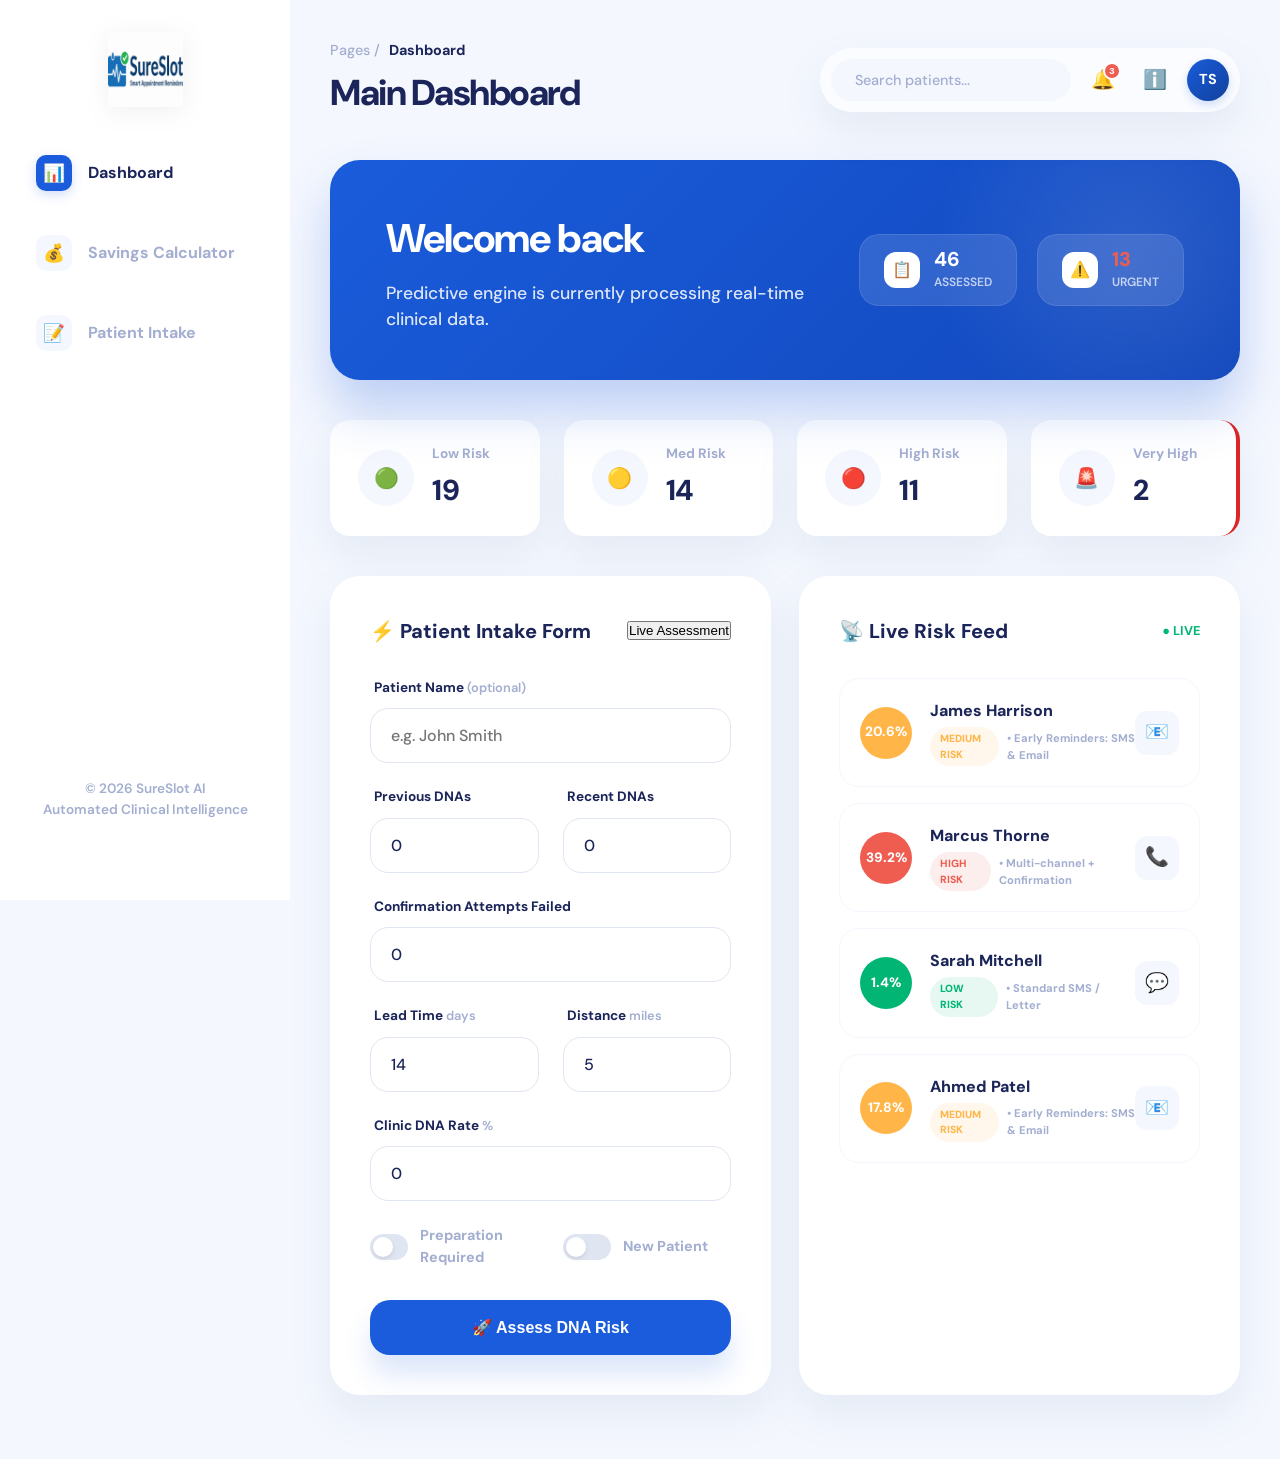
<file: index.html>
<!DOCTYPE html>
<html lang="en">

<head>
  <meta charset="UTF-8">
  <meta name="viewport" content="width=device-width, initial-scale=1.0">
  <title>SureSlot | Predictive Capacity Optimization Engine</title>
  <!-- DM Sans for that modern look -->
  <link href="https://fonts.googleapis.com/css2?family=DM+Sans:wght@400;500;700;800&display=swap" rel="stylesheet">
  <link rel="stylesheet" href="styles.css?v=3">
</head>

<body>

  <div class="app-container">
    <!-- ── Sidebar ────────────────────────────────────────── -->
    <aside class="sidebar">
      <div class="sidebar__brand">
        <img src="logo.png?v=20" alt="SureSlot Logo" class="sidebar__logo-img">
      </div>

      <ul class="sidebar__menu">
        <li class="sidebar__item">
          <a class="sidebar__link active" data-tab="dashboard">
            <div class="sidebar__icon-container">📊</div>
            <span>Dashboard</span>
          </a>
        </li>
        <li class="sidebar__item">
          <a class="sidebar__link" data-tab="analytics">
            <div class="sidebar__icon-container">💰</div>
            <span>Savings Calculator</span>
          </a>
        </li>
        <li class="sidebar__item">
          <a class="sidebar__link" href="intake.html">
            <div class="sidebar__icon-container">📝</div>
            <span>Patient Intake</span>
          </a>
        </li>
      </ul>

      <div class="footer">
        <p>© 2026 SureSlot AI</p>
        <p>Automated Clinical Intelligence</p>
      </div>
    </aside>

    <!-- ── Main Content ───────────────────────────────────── -->
    <main class="main-content">

      <!-- Top Bar -->
      <header class="topbar">
        <div class="topbar__left">
          <div class="topbar__breadcrumb">Pages / <span>Dashboard</span></div>
          <h1 class="topbar__title" id="page-title">Main Dashboard</h1>
        </div>

        <div class="topbar__actions">
          <input type="text" class="topbar__search" placeholder="Search patients...">
          <div class="topbar__btn-wrap">
            <button class="topbar__btn" id="btn-notifications">🔔<span class="topbar__badge">3</span></button>
            <div class="dropdown" id="dropdown-notifications" style="display:none">
              <div class="dropdown__header">
                <span>Clinical Alerts</span>
                <span class="dropdown__count">3 New Alerts</span>
              </div>
              <div class="dropdown__item dropdown__item--unread">
                <div class="dropdown__dot dropdown__dot--warning"></div>
                <div class="dropdown__item-body">
                  <div class="dropdown__item-title">Critical DNA Risk: SLT-0002</div>
                  <div class="dropdown__item-desc">Marcus Thorne (High Risk) lacks 48h confirmation. Escalation
                    required.</div>
                  <div class="dropdown__item-time">4 mins ago</div>
                </div>
              </div>
              <div class="dropdown__item dropdown__item--unread">
                <div class="dropdown__dot dropdown__dot--success"></div>
                <div class="dropdown__item-body">
                  <div class="dropdown__item-title">Slot Recovery: Urology A-4</div>
                  <div class="dropdown__item-desc">DNA alert 72h prior allowed backfill for 09:30 AM slot today.</div>
                  <div class="dropdown__item-time">12 mins ago</div>
                </div>
              </div>
              <div class="dropdown__item dropdown__item--unread">
                <div class="dropdown__dot" style="background:#54D2D2;"></div>
                <div class="dropdown__item-body">
                  <div class="dropdown__item-title">Auto-Intervention Report</div>
                  <div class="dropdown__item-desc">84% response rate for SMS confirmations in Rheumatology block.</div>
                  <div class="dropdown__item-time">32 mins ago</div>
                </div>
              </div>
              <div class="dropdown__item">
                <div class="dropdown__dot dropdown__dot--danger"></div>
                <div class="dropdown__item-body">
                  <div class="dropdown__item-title">Clinic Threshold Breach</div>
                  <div class="dropdown__item-desc">DNA average exceeds 15% baseline for Wednesday PM clinics.</div>
                  <div class="dropdown__item-time">2 hours ago</div>
                </div>
              </div>
              <div class="dropdown__footer">View all notifications</div>
            </div>
          </div>
          <div class="topbar__btn-wrap">
            <button class="topbar__btn" id="btn-info">ℹ️</button>
            <div class="dropdown" id="dropdown-info" style="display:none">
              <div class="dropdown__header">
                <span>About SureSlot</span>
                <span class="dropdown__version">v2.0</span>
              </div>
              <div class="dropdown__item">
                <div class="dropdown__icon">🧠</div>
                <div class="dropdown__item-body">
                  <div class="dropdown__item-title">Predictive Engine</div>
                  <div class="dropdown__item-desc">ML-powered DNA risk stratification</div>
                </div>
              </div>
              <div class="dropdown__item">
                <div class="dropdown__icon">📊</div>
                <div class="dropdown__item-body">
                  <div class="dropdown__item-title">Capacity Optimization</div>
                  <div class="dropdown__item-desc">Real-time slot utilisation analytics</div>
                </div>
              </div>
              <div class="dropdown__item">
                <div class="dropdown__icon">🏥</div>
                <div class="dropdown__item-body">
                  <div class="dropdown__item-title">Automated Intervention</div>
                  <div class="dropdown__item-desc">84% success in SMS outreach</div>
                </div>
              </div>
            </div>
          </div>
          <div class="topbar__btn-wrap">
            <div class="topbar__profile" id="btn-profile">TS</div>
            <div class="dropdown dropdown--right" id="dropdown-profile" style="display:none">
              <div class="dropdown__user-card">
                <div class="dropdown__avatar">TS</div>
                <div>
                  <div class="dropdown__user-name">Dr. Singh</div>
                  <div class="dropdown__user-role">Senior Consultant</div>
                </div>
              </div>
              <div class="dropdown__divider"></div>
              <div class="dropdown__item">
                <div class="dropdown__icon">📧</div>
                <div class="dropdown__item-body">
                  <div class="dropdown__item-title">singh@sureslot.ai</div>
                </div>
              </div>
              <div class="dropdown__item">
                <div class="dropdown__icon">⚙️</div>
                <div class="dropdown__item-body">
                  <div class="dropdown__item-title">Settings</div>
                </div>
              </div>
              <div class="dropdown__divider"></div>
              <div class="dropdown__item dropdown__item--danger">
                <div class="dropdown__icon">🚪</div>
                <div class="dropdown__item-body">
                  <div class="dropdown__item-title">Sign out</div>
                </div>
              </div>
            </div>
          </div>
        </div>
      </header>

      <!-- Dashboard Tab -->
      <div id="dashboard" class="tab-panel active">

        <!-- Hero Banner -->
        <section class="hero-banner">
          <div class="hero-banner__content">
            <h2>Welcome back</h2>
            <p>Predictive engine is currently processing real-time clinical data.</p>
          </div>

          <div class="hero-stats">
            <div class="hero-stat-pill">
              <div class="hero-stat-pill__icon">📋</div>
              <div class="hero-stat-pill__info">
                <span class="hero-stat-pill__value" id="stat-total-hero">0</span>
                <span class="hero-stat-pill__label">ASSESSED</span>
              </div>
            </div>
            <div class="hero-stat-pill">
              <div class="hero-stat-pill__icon">⚠️</div>
              <div class="hero-stat-pill__info">
                <span class="hero-stat-pill__value" id="stat-high-hero" style="color:var(--accent-red)">0</span>
                <span class="hero-stat-pill__label">URGENT</span>
              </div>
            </div>
          </div>
        </section>

        <!-- Stats Row -->
        <div class="stats-row">
          <div class="stat-card">
            <div class="stat-card__icon">🟢</div>
            <div class="stat-card__info">
              <span class="stat-card__label">Low Risk</span>
              <span class="stat-card__value" id="stat-low">0</span>
            </div>
          </div>
          <div class="stat-card">
            <div class="stat-card__icon">🟡</div>
            <div class="stat-card__info">
              <span class="stat-card__label">Med Risk</span>
              <span class="stat-card__value" id="stat-medium">0</span>
            </div>
          </div>
          <div class="stat-card">
            <div class="stat-card__icon">🔴</div>
            <div class="stat-card__info">
              <span class="stat-card__label">High Risk</span>
              <span class="stat-card__value" id="stat-high">0</span>
            </div>
          </div>
          <div class="stat-card" style="border-right: 4px solid #DC2626">
            <div class="stat-card__icon">🚨</div>
            <div class="stat-card__info">
              <span class="stat-card__label">Very High</span>
              <span class="stat-card__value" id="stat-veryhigh">0</span>
            </div>
          </div>
        </div>

        <!-- Main Panels -->
        <div class="dashboard-sections">
          <!-- Patient Intake Panel -->
          <section class="panel">
            <div class="panel__header">
              <h3 class="panel__title">⚡ Patient Intake Form</h3>
              <button class="card__badge">Live Assessment</button>
            </div>

            <form id="dna-form">
              <div class="form-group">
                <label class="form-label" for="patientName">Patient Name <span
                    class="form-label__hint">(optional)</span></label>
                <input class="form-input" id="patientName" type="text" placeholder="e.g. John Smith">
              </div>

              <div class="form-row">
                <div class="form-group">
                  <label class="form-label" for="previousDNA">Previous DNAs</label>
                  <input class="form-input" id="previousDNA" type="number" value="0">
                </div>
                <div class="form-group">
                  <label class="form-label" for="recentDNA">Recent DNAs</label>
                  <input class="form-input" id="recentDNA" type="number" value="0">
                </div>
              </div>

              <div class="form-group">
                <label class="form-label" for="noConfirmation">Confirmation Attempts Failed</label>
                <input class="form-input" id="noConfirmation" type="number" value="0">
              </div>

              <div class="form-row">
                <div class="form-group">
                  <label class="form-label" for="leadTimeDays">Lead Time <span
                      class="form-label__hint">days</span></label>
                  <input class="form-input" id="leadTimeDays" type="number" value="14">
                </div>
                <div class="form-group">
                  <label class="form-label" for="distanceMiles">Distance <span
                      class="form-label__hint">miles</span></label>
                  <input class="form-input" id="distanceMiles" type="number" step="0.1" value="5">
                </div>
              </div>

              <div class="form-group">
                <label class="form-label" for="clinicDNARate">Clinic DNA Rate <span
                    class="form-label__hint">%</span></label>
                <input class="form-input" id="clinicDNARate" type="number" value="0">
              </div>

              <div class="form-row" style="margin-bottom: 2rem;">
                <label class="toggle-switch">
                  <input type="checkbox" id="prepRequired">
                  <span class="toggle-slider"></span>
                  <span class="toggle-label">Preparation Required</span>
                </label>
                <label class="toggle-switch">
                  <input type="checkbox" id="newPatient">
                  <span class="toggle-slider"></span>
                  <span class="toggle-label">New Patient</span>
                </label>
              </div>

              <button class="btn--primary" type="submit">
                <span>🚀 Assess DNA Risk</span>
              </button>
            </form>
          </section>

          <!-- Live Risk Feed Panel -->
          <section class="panel">
            <div class="panel__header">
              <h3 class="panel__title">📡 Live Risk Feed</h3>
              <div class="topbar__status" style="color:var(--accent-green); font-size: 0.8rem; font-weight: 700;">
                <span class="sidebar__icon">●</span> LIVE
              </div>
            </div>

            <div id="risk-feed" class="feed">
              <!-- Feed items injected by app.js -->
            </div>
          </section>
        </div>
      </div>

      <!-- Analytics Tab (Savings Calculator) -->
      <div id="analytics" class="tab-panel">
        <div class="panel">
          <div class="panel__header">
            <h3 class="panel__title">💰 Savings & Impact Calculator</h3>
          </div>

          <div class="savings-container">
            <!-- Summary Cards -->
            <div class="savings-summary">
              <div class="savings-card">
                <span class="savings-card__label">Estimated Annual Savings</span>
                <span class="savings-card__value savings-card__value--green" id="savings-money">£0</span>
              </div>
              <div class="savings-card">
                <span class="savings-card__label">Additional Appointments</span>
                <span class="savings-card__value" id="savings-appts">0</span>
              </div>
            </div>

            <!-- Target Slider -->
            <div class="savings-slider-section">
              <div class="slider-header">
                <span class="slider-label">DNA Reduction Target</span>
                <span class="slider-value" id="slider-val">30%</span>
              </div>
              <input type="range" id="reduction-slider" min="5" max="60" value="30">
              <p style="color: var(--text-sec); font-size: 0.9rem; font-weight: 500;">Adjust the target to simulate
                potential impact reduction.</p>
            </div>

            <!-- Market Reach (Baseline Data) -->
            <div style="background: #F4F7FE; border-radius: 20px; padding: 2rem;">
              <h4 style="font-weight: 800; font-size: 1rem; margin-bottom: 1.5rem; color: var(--primary)">📊 NHS
                Baseline Data (2025/26)</h4>
              <div style="display: grid; grid-template-columns: repeat(2, 1fr); gap: 1rem;">
                <div
                  style="display: flex; justify-content: space-between; border-bottom: 1px solid #E0E5F2; padding-bottom: 8px;">
                  <span style="font-weight: 700; color: var(--text-sec); font-size: 0.85rem;">GP DNA Rate</span>
                  <span style="font-weight: 800; color: var(--text-main);">~6.4%</span>
                </div>
                <div
                  style="display: flex; justify-content: space-between; border-bottom: 1px solid #E0E5F2; padding-bottom: 8px;">
                  <span style="font-weight: 700; color: var(--text-sec); font-size: 0.85rem;">Total GP DNAs /
                    Year</span>
                  <span style="font-weight: 800; color: var(--text-main);">~16 Million</span>
                </div>
                <div
                  style="display: flex; justify-content: space-between; border-bottom: 1px solid #E0E5F2; padding-bottom: 8px;">
                  <span style="font-weight: 700; color: var(--text-sec); font-size: 0.85rem;">Annual Cost to NHS</span>
                  <span style="font-weight: 800; color: var(--text-main);">£1.3 Billion</span>
                </div>
                <div
                  style="display: flex; justify-content: space-between; border-bottom: 1px solid #E0E5F2; padding-bottom: 8px;">
                  <span style="font-weight: 700; color: var(--text-sec); font-size: 0.85rem;">Cost per DNA</span>
                  <span style="font-weight: 800; color: var(--text-main);">£81.25</span>
                </div>
              </div>
              <div
                style="margin-top: 1.5rem; padding: 1rem; background: #fff; border-radius: 12px; display: flex; justify-content: space-between; align-items: center; border: 1px dashed var(--accent-red);">
                <span style="font-weight: 800; color: var(--accent-red);">🏥 Service Impact</span>
                <span style="font-weight: 800; color: var(--accent-red); font-size: 1.25rem;">£7.4 Million</span>
              </div>
            </div>
          </div>
        </div>
      </div>

    </main>
  </div>

  <!-- App Core -->
  <script src="persistence.js"></script>
  <script src="app.js?v=3"></script>
</body>

</html>
</file>
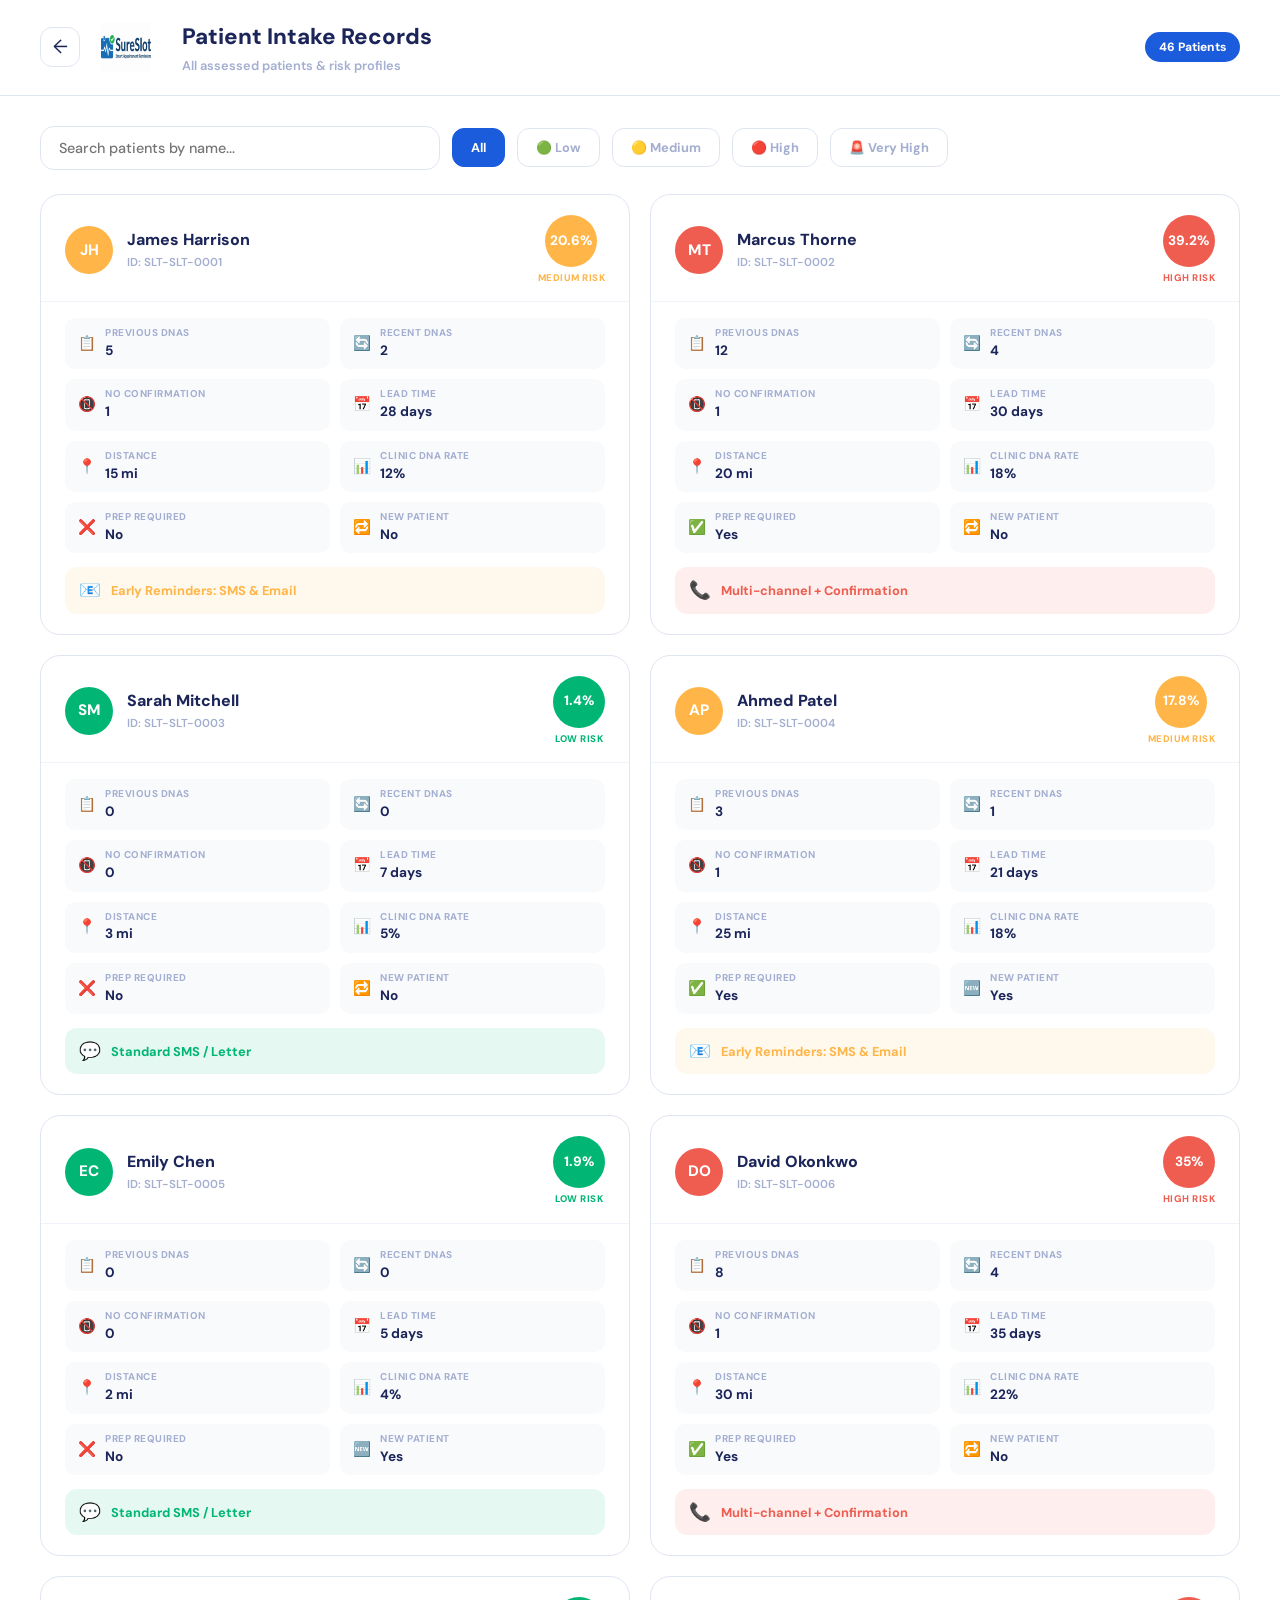
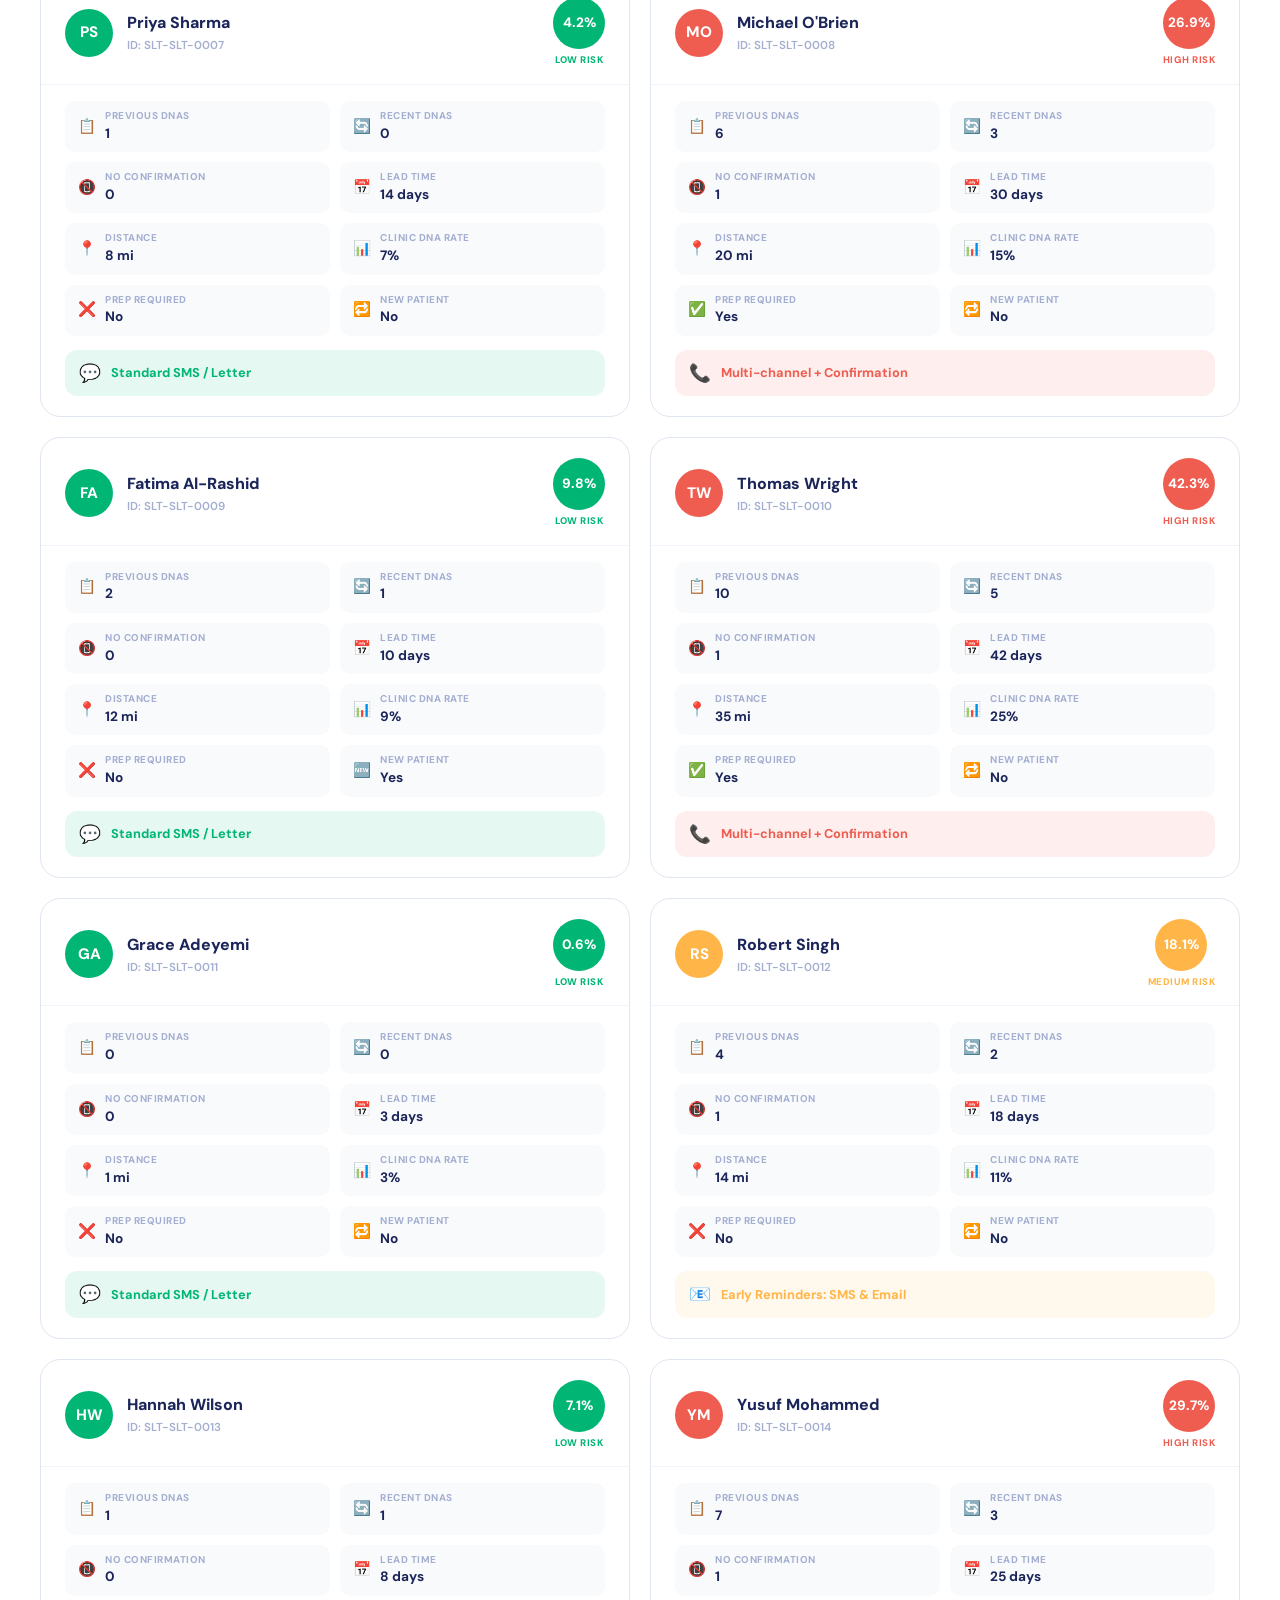
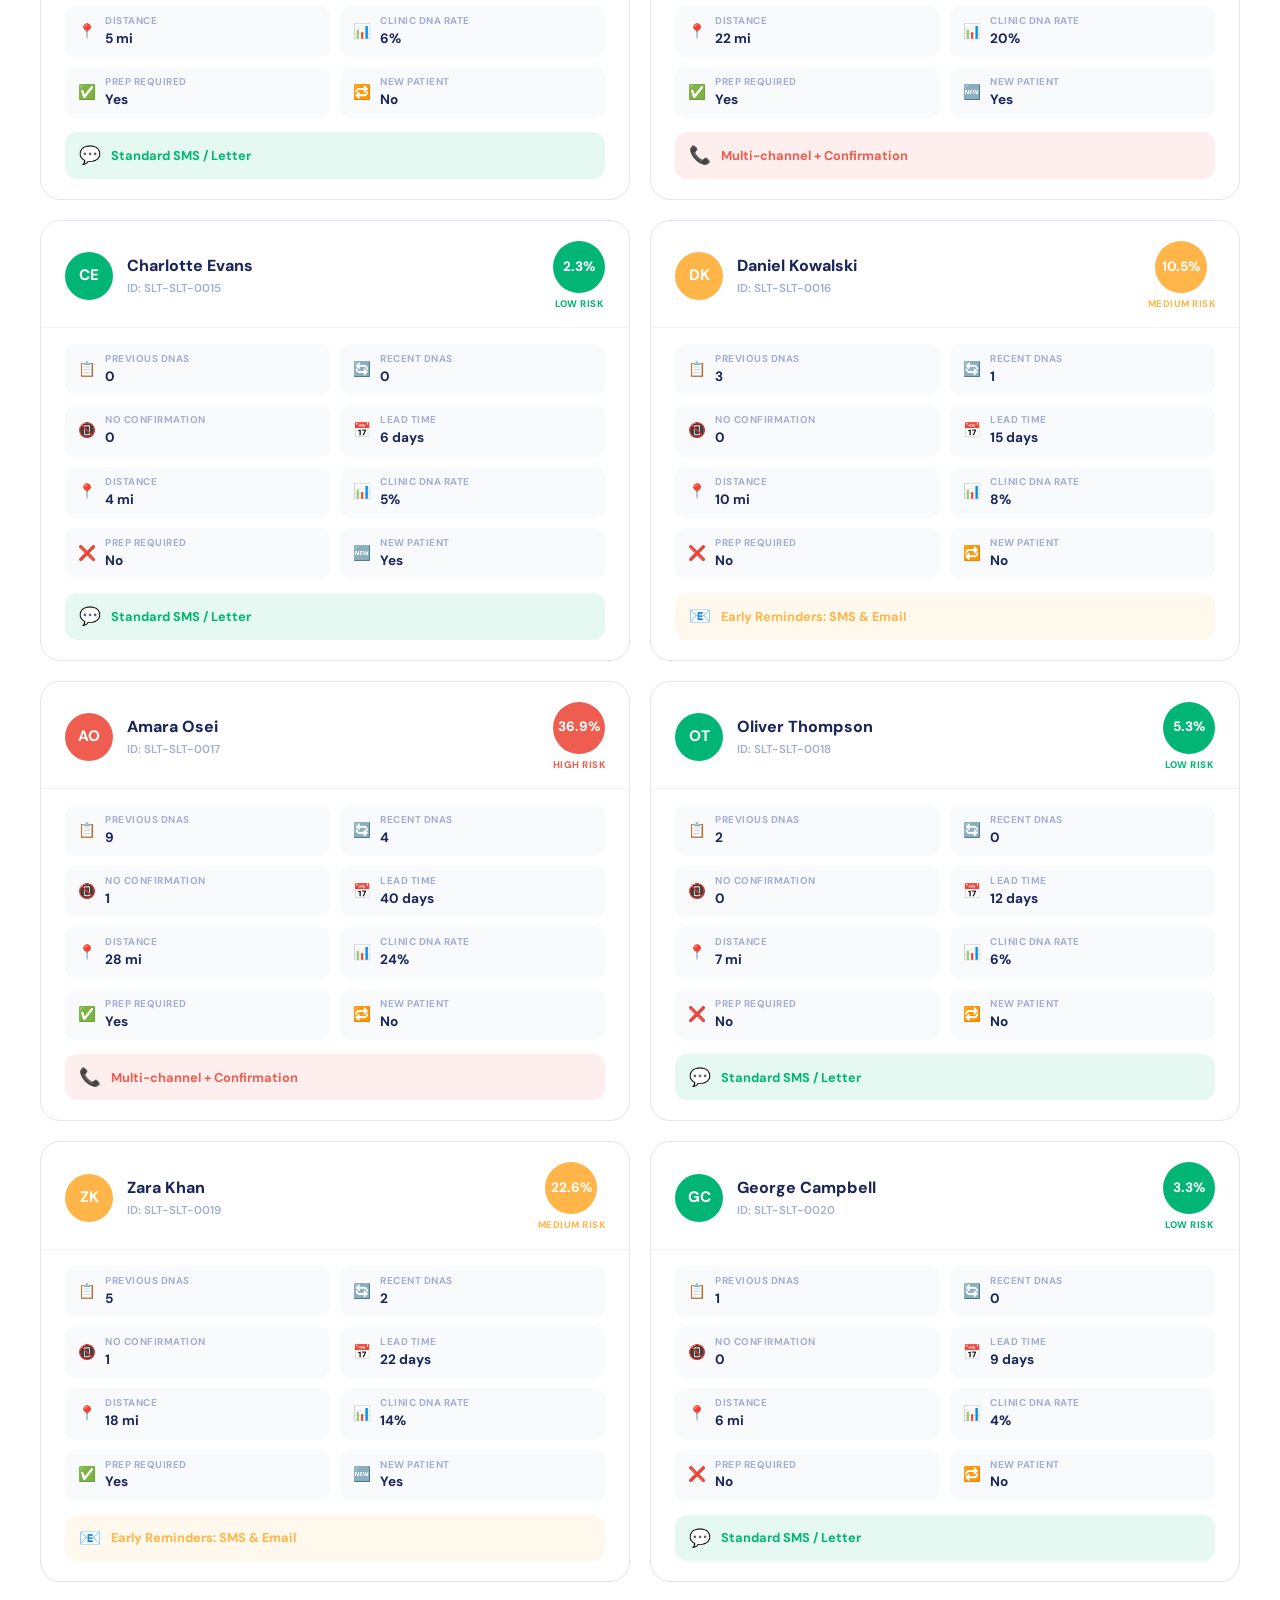
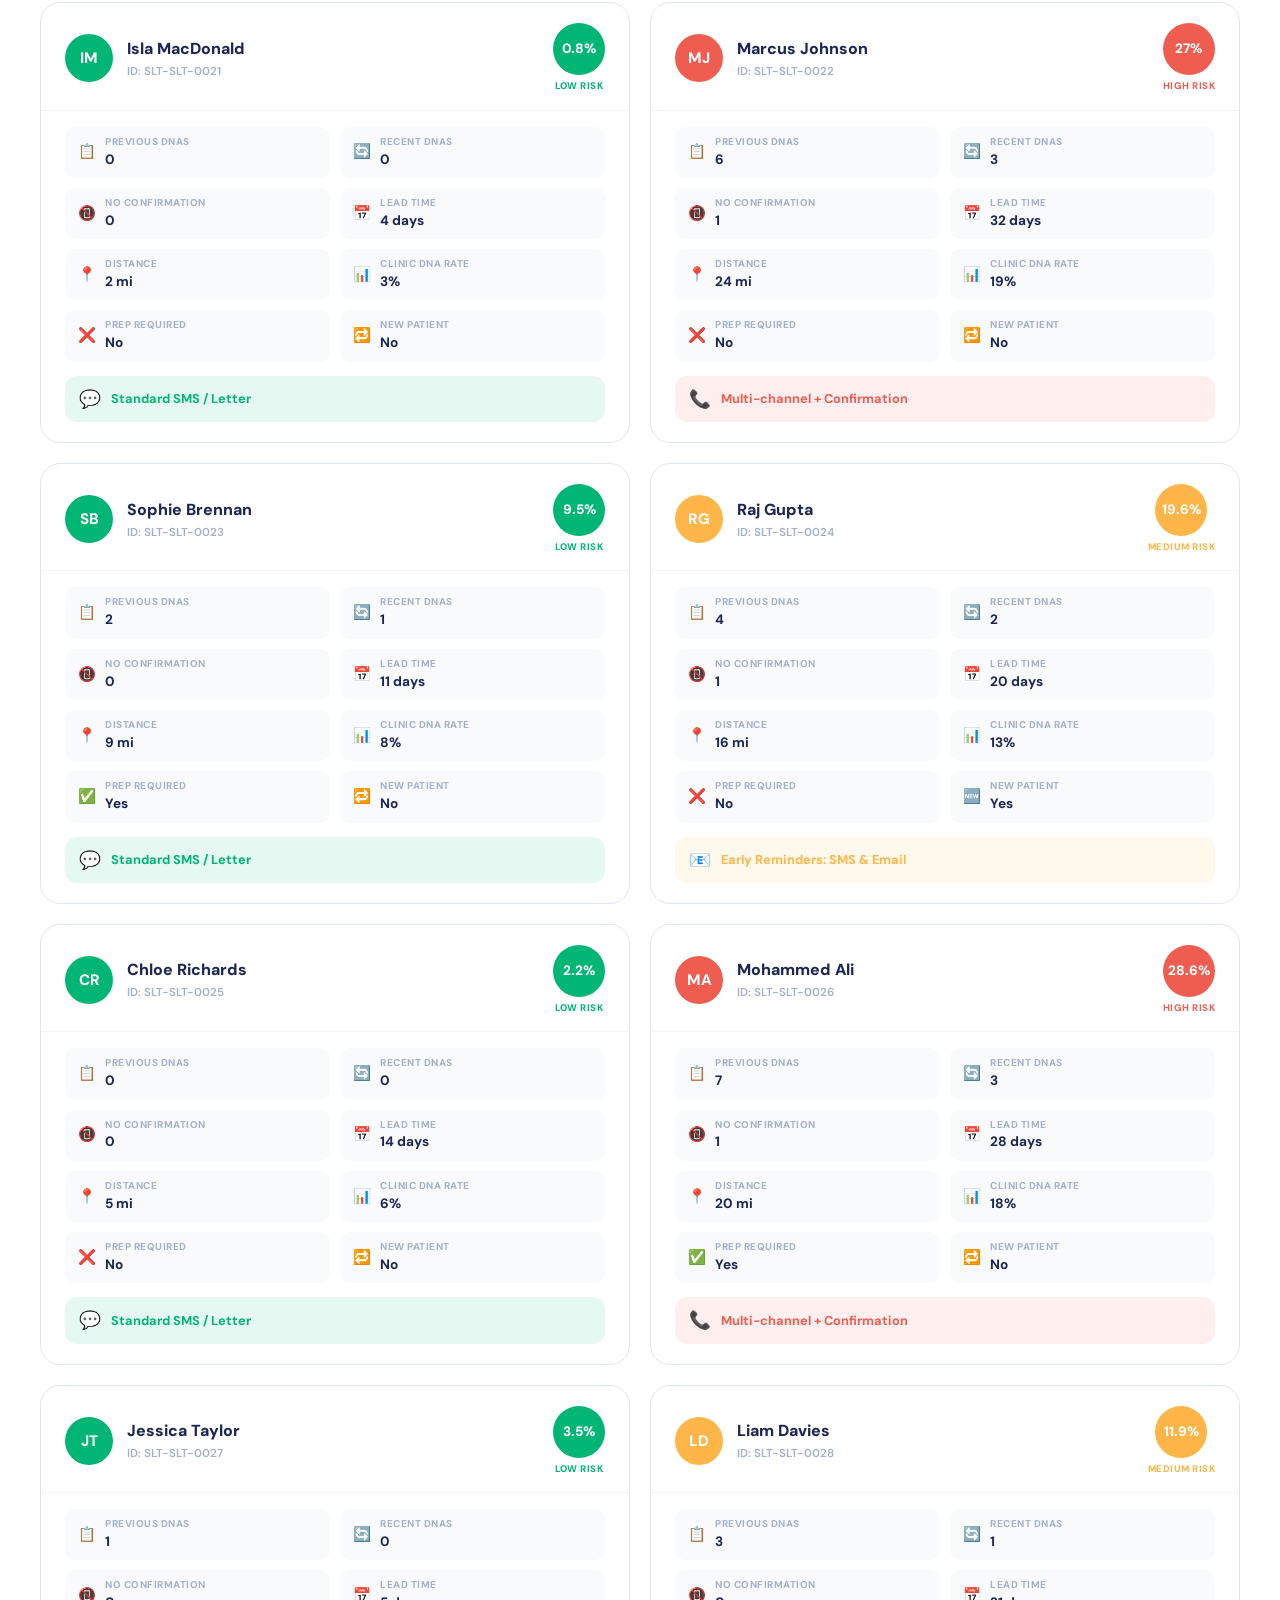
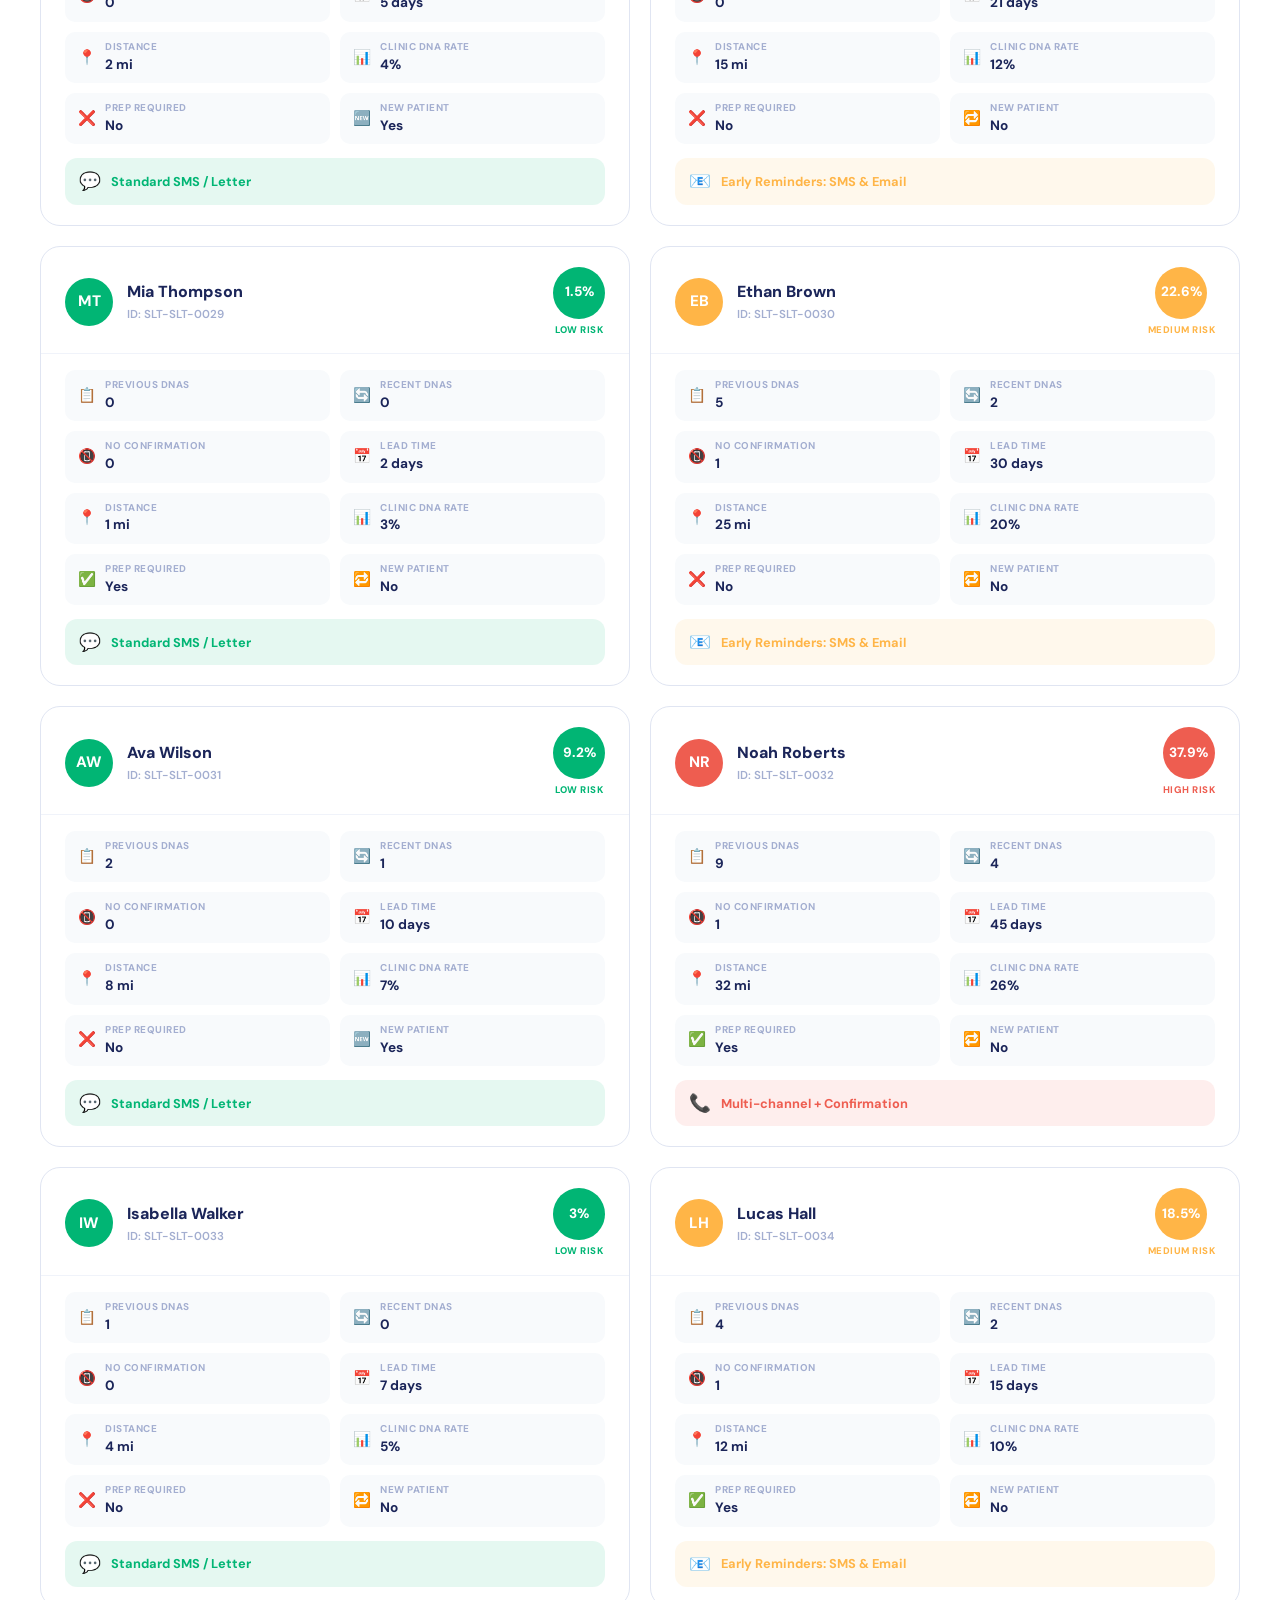
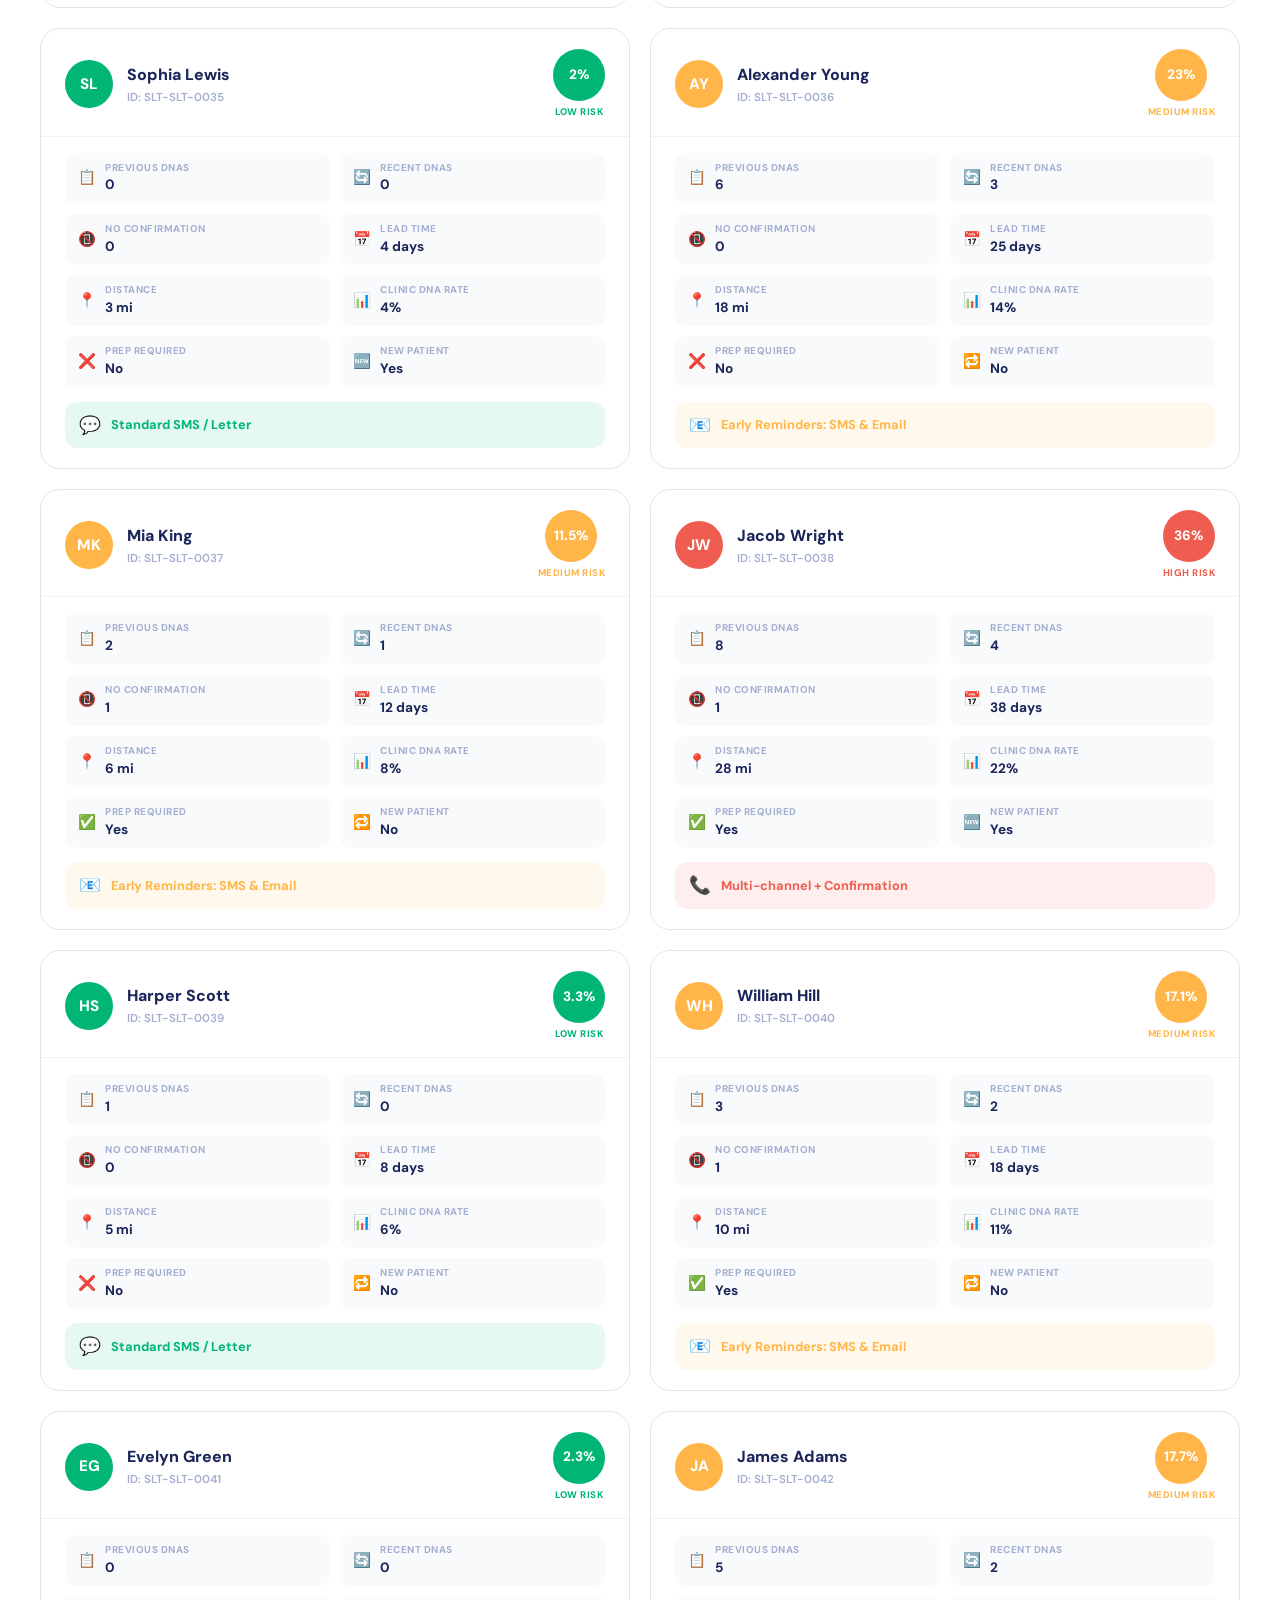
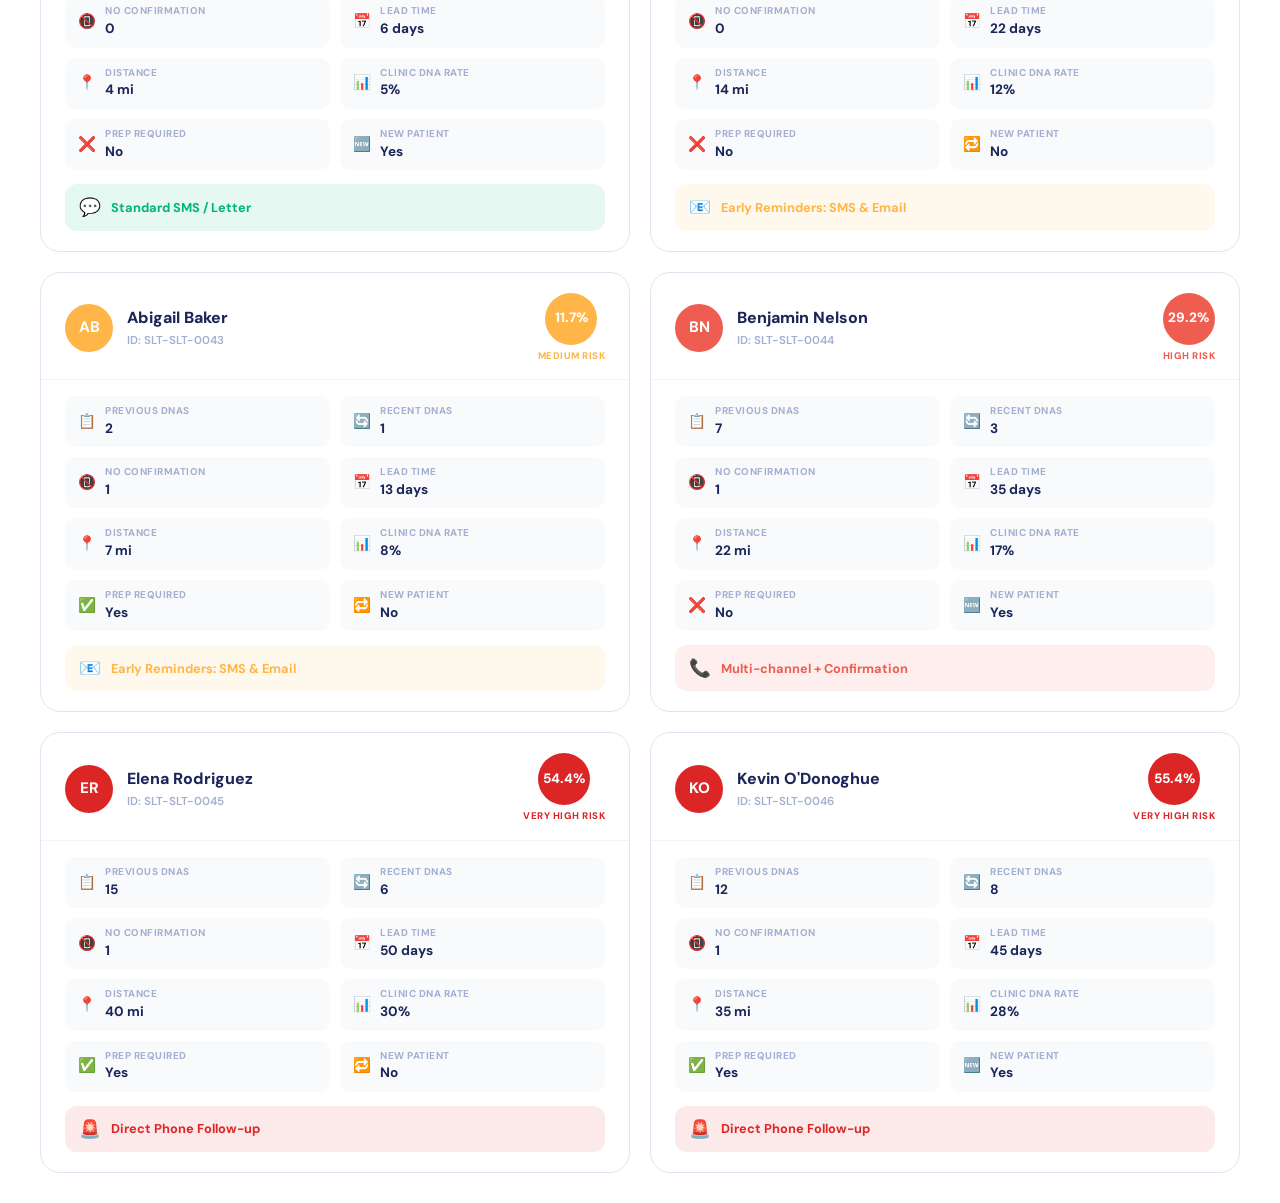
<file: intake.html>
<!DOCTYPE html>
<html lang="en">

<head>
    <meta charset="UTF-8">
    <meta name="viewport" content="width=device-width, initial-scale=1.0">
    <title>Patient Intake | SureSlot</title>
    <link href="https://fonts.googleapis.com/css2?family=DM+Sans:wght@400;500;700;800&display=swap" rel="stylesheet">
    <link rel="stylesheet" href="styles.css?v=3">
    <script src="persistence.js"></script>
    <style>
        /* ── Intake Page Specific Styles ─────────────────────── */
        .intake-page {
            min-height: 100vh;
            background: var(--bg-main);
            font-family: 'DM Sans', sans-serif;
        }

        .intake-header {
            background: var(--bg-card);
            border-bottom: 1px solid #E0E5F2;
            padding: 20px 40px;
            display: flex;
            align-items: center;
            justify-content: space-between;
            position: sticky;
            top: 0;
            z-index: 100;
        }

        .intake-header__left {
            display: flex;
            align-items: center;
            gap: 16px;
        }

        .intake-header__back {
            width: 40px;
            height: 40px;
            border-radius: 12px;
            border: 1px solid #E0E5F2;
            background: var(--bg-main);
            display: flex;
            align-items: center;
            justify-content: center;
            font-size: 1.2rem;
            cursor: pointer;
            transition: all 0.2s ease;
            text-decoration: none;
            color: var(--text-main);
        }

        .intake-header__back:hover {
            background: var(--primary);
            color: #fff;
            border-color: var(--primary);
        }

        .intake-header__title {
            font-size: 1.4rem;
            font-weight: 800;
            color: var(--text-main);
        }

        .intake-header__subtitle {
            font-size: 0.8rem;
            font-weight: 600;
            color: var(--text-sec);
            margin-top: 2px;
        }

        .intake-header__count {
            background: var(--primary);
            color: #fff;
            font-size: 0.75rem;
            font-weight: 800;
            padding: 6px 14px;
            border-radius: 20px;
        }

        .intake-content {
            padding: 30px 40px;
            max-width: 1400px;
            margin: 0 auto;
        }

        /* Search & Filter Bar */
        .intake-toolbar {
            display: flex;
            align-items: center;
            gap: 12px;
            margin-bottom: 24px;
        }

        .intake-search {
            flex: 1;
            max-width: 400px;
            padding: 12px 18px;
            border-radius: 14px;
            border: 1px solid #E0E5F2;
            background: var(--bg-card);
            font-family: 'DM Sans', sans-serif;
            font-size: 0.9rem;
            font-weight: 500;
            color: var(--text-main);
            outline: none;
            transition: border 0.2s ease;
        }

        .intake-search:focus {
            border-color: var(--primary);
        }

        .intake-filter-btn {
            padding: 10px 18px;
            border-radius: 12px;
            border: 1px solid #E0E5F2;
            background: var(--bg-card);
            font-family: 'DM Sans', sans-serif;
            font-size: 0.8rem;
            font-weight: 700;
            color: var(--text-sec);
            cursor: pointer;
            transition: all 0.2s ease;
        }

        .intake-filter-btn:hover,
        .intake-filter-btn.active {
            background: var(--primary);
            color: #fff;
            border-color: var(--primary);
        }

        /* Patient Cards Grid */
        .patient-grid {
            display: grid;
            grid-template-columns: repeat(auto-fill, minmax(400px, 1fr));
            gap: 20px;
        }

        .patient-card {
            background: var(--bg-card);
            border-radius: 20px;
            padding: 0;
            overflow: hidden;
            border: 1px solid #E0E5F2;
            transition: all 0.25s ease;
        }

        .patient-card:hover {
            box-shadow: 0 12px 32px rgba(0, 0, 0, 0.08);
            transform: translateY(-2px);
        }

        .patient-card__top {
            display: flex;
            align-items: center;
            justify-content: space-between;
            padding: 20px 24px 16px;
            border-bottom: 1px solid #F0F3FA;
        }

        .patient-card__identity {
            display: flex;
            align-items: center;
            gap: 14px;
        }

        .patient-card__avatar {
            width: 48px;
            height: 48px;
            border-radius: 50%;
            display: flex;
            align-items: center;
            justify-content: center;
            font-weight: 800;
            font-size: 0.95rem;
            color: #fff;
        }

        .patient-card__name {
            font-size: 1rem;
            font-weight: 800;
            color: var(--text-main);
        }

        .patient-card__id {
            font-size: 0.72rem;
            font-weight: 600;
            color: var(--text-sec);
            margin-top: 2px;
        }

        .patient-card__risk-badge {
            display: flex;
            flex-direction: column;
            align-items: center;
            gap: 4px;
        }

        .patient-card__risk-circle {
            width: 52px;
            height: 52px;
            border-radius: 50%;
            display: flex;
            align-items: center;
            justify-content: center;
            font-size: 0.85rem;
            font-weight: 800;
            color: #fff;
        }

        .patient-card__risk-label {
            font-size: 0.6rem;
            font-weight: 800;
            text-transform: uppercase;
            letter-spacing: 0.5px;
        }

        .patient-card__details {
            padding: 16px 24px 20px;
        }

        .patient-card__detail-grid {
            display: grid;
            grid-template-columns: 1fr 1fr;
            gap: 10px;
        }

        .detail-item {
            display: flex;
            align-items: center;
            gap: 8px;
            padding: 8px 12px;
            background: #F8FAFC;
            border-radius: 10px;
        }

        .detail-item__icon {
            font-size: 0.9rem;
            min-width: 20px;
            text-align: center;
        }

        .detail-item__info {
            flex: 1;
            min-width: 0;
        }

        .detail-item__label {
            font-size: 0.62rem;
            font-weight: 700;
            text-transform: uppercase;
            letter-spacing: 0.5px;
            color: var(--text-sec);
        }

        .detail-item__value {
            font-size: 0.85rem;
            font-weight: 700;
            color: var(--text-main);
        }

        .patient-card__intervention {
            margin-top: 14px;
            padding: 10px 14px;
            border-radius: 12px;
            display: flex;
            align-items: center;
            gap: 10px;
            font-size: 0.8rem;
            font-weight: 700;
        }

        .patient-card__intervention-icon {
            font-size: 1.1rem;
        }

        /* Empty state */
        .intake-empty {
            text-align: center;
            padding: 80px 20px;
        }

        .intake-empty__icon {
            font-size: 4rem;
            margin-bottom: 16px;
        }

        .intake-empty__title {
            font-size: 1.3rem;
            font-weight: 800;
            color: var(--text-main);
            margin-bottom: 8px;
        }

        .intake-empty__desc {
            font-size: 0.9rem;
            font-weight: 500;
            color: var(--text-sec);
        }

        @media (max-width: 900px) {
            .patient-grid {
                grid-template-columns: 1fr;
            }

            .intake-header {
                padding: 16px 20px;
            }

            .intake-content {
                padding: 20px;
            }
        }
    </style>
</head>

<body class="intake-page">

    <!-- Header -->
    <header class="intake-header">
        <div class="intake-header__left">
            <a href="index.html" class="intake-header__back" title="Back to Dashboard">←</a>
            <img src="logo.png?v=20" alt="SureSlot Logo" style="height: 50px; width: auto; margin: 0 15px 0 5px;">
            <div>
                <div class="intake-header__title">Patient Intake Records</div>
                <div class="intake-header__subtitle">All assessed patients & risk profiles</div>
            </div>
        </div>
        <div class="intake-header__count" id="patient-count">0 Patients</div>
    </header>

    <!-- Toolbar -->
    <div class="intake-content">
        <div class="intake-toolbar">
            <input type="text" class="intake-search" id="intake-search" placeholder="Search patients by name...">
            <button class="intake-filter-btn active" data-filter="all">All</button>
            <button class="intake-filter-btn" data-filter="low">🟢 Low</button>
            <button class="intake-filter-btn" data-filter="medium">🟡 Medium</button>
            <button class="intake-filter-btn" data-filter="high">🔴 High</button>
            <button class="intake-filter-btn" data-filter="veryhigh">🚨 Very High</button>
        </div>

        <!-- Patient Cards (populated by JS) -->
        <div class="patient-grid" id="patient-grid"></div>
    </div>

    <script>
        /* ── Data Initialization ────────────────────────────── */
        let patients = getPatients();

        /* ── Rendering ───────────────────────────────────────── */
        let currentFilter = 'all';
        let currentSearch = '';

        function getInitials(name) {
            return name.split(' ').map(w => w[0]).join('').toUpperCase().slice(0, 2);
        }

        function renderPatients() {
            const grid = document.getElementById('patient-grid');
            let filtered = patients;

            if (currentFilter !== 'all') {
                filtered = filtered.filter(p => p.tier.key === currentFilter);
            }
            if (currentSearch) {
                filtered = filtered.filter(p => p.name.toLowerCase().includes(currentSearch));
            }

            document.getElementById('patient-count').textContent = `${filtered.length} Patient${filtered.length !== 1 ? 's' : ''}`;

            if (filtered.length === 0) {
                grid.innerHTML = `
          <div class="intake-empty" style="grid-column:1/-1">
            <div class="intake-empty__icon">🔍</div>
            <div class="intake-empty__title">No patients found</div>
            <div class="intake-empty__desc">Try adjusting your search or filter criteria</div>
          </div>`;
                return;
            }

            grid.innerHTML = filtered.map(p => {
                const inp = p.inputs;
                return `
        <div class="patient-card">
          <div class="patient-card__top">
            <div class="patient-card__identity">
              <div class="patient-card__avatar" style="background:${p.tier.color}">${getInitials(p.name)}</div>
              <div>
                <div class="patient-card__name">${escapeHtml(p.name)}</div>
                <div class="patient-card__id">ID: SLT-${String(p.id).padStart(4, '0')}</div>
              </div>
            </div>
            <div class="patient-card__risk-badge">
              <div class="patient-card__risk-circle" style="background:${p.tier.color}">${p.risk}%</div>
              <div class="patient-card__risk-label" style="color:${p.tier.color}">${p.tier.label}</div>
            </div>
          </div>
          <div class="patient-card__details">
            <div class="patient-card__detail-grid">
              <div class="detail-item">
                <div class="detail-item__icon">📋</div>
                <div class="detail-item__info">
                  <div class="detail-item__label">Previous DNAs</div>
                  <div class="detail-item__value">${inp.previousDNA}</div>
                </div>
              </div>
              <div class="detail-item">
                <div class="detail-item__icon">🔄</div>
                <div class="detail-item__info">
                  <div class="detail-item__label">Recent DNAs</div>
                  <div class="detail-item__value">${inp.recentDNA}</div>
                </div>
              </div>
              <div class="detail-item">
                <div class="detail-item__icon">📵</div>
                <div class="detail-item__info">
                  <div class="detail-item__label">No Confirmation</div>
                  <div class="detail-item__value">${inp.noConfirmation}</div>
                </div>
              </div>
              <div class="detail-item">
                <div class="detail-item__icon">📅</div>
                <div class="detail-item__info">
                  <div class="detail-item__label">Lead Time</div>
                  <div class="detail-item__value">${inp.leadTimeDays} days</div>
                </div>
              </div>
              <div class="detail-item">
                <div class="detail-item__icon">📍</div>
                <div class="detail-item__info">
                  <div class="detail-item__label">Distance</div>
                  <div class="detail-item__value">${inp.distanceMiles} mi</div>
                </div>
              </div>
              <div class="detail-item">
                <div class="detail-item__icon">📊</div>
                <div class="detail-item__info">
                  <div class="detail-item__label">Clinic DNA Rate</div>
                  <div class="detail-item__value">${inp.clinicDNARate}%</div>
                </div>
              </div>
              <div class="detail-item">
                <div class="detail-item__icon">${inp.prepRequired ? '✅' : '❌'}</div>
                <div class="detail-item__info">
                  <div class="detail-item__label">Prep Required</div>
                  <div class="detail-item__value">${inp.prepRequired ? 'Yes' : 'No'}</div>
                </div>
              </div>
              <div class="detail-item">
                <div class="detail-item__icon">${inp.newPatient ? '🆕' : '🔁'}</div>
                <div class="detail-item__info">
                  <div class="detail-item__label">New Patient</div>
                  <div class="detail-item__value">${inp.newPatient ? 'Yes' : 'No'}</div>
                </div>
              </div>
            </div>
            <div class="patient-card__intervention" style="background:${p.tier.bg || 'rgba(0,0,0,0.03)'};color:${p.tier.color}">
              <span class="patient-card__intervention-icon">${p.tier.icon}</span>
              ${p.tier.intervention}
            </div>
          </div>
        </div>`;
            }).join('');
        }

        /* ── Event Listeners ─────────────────────────────────── */
        document.addEventListener('DOMContentLoaded', () => {
            // Read ?search= param from URL (when coming from dashboard search)
            const urlParams = new URLSearchParams(window.location.search);
            const searchParam = urlParams.get('search');
            if (searchParam) {
                const searchInput = document.getElementById('intake-search');
                searchInput.value = searchParam;
                currentSearch = searchParam.toLowerCase();
            }

            renderPatients();

            // Search
            document.getElementById('intake-search').addEventListener('input', (e) => {
                currentSearch = e.target.value.trim().toLowerCase();
                renderPatients();
            });

            // Filter buttons
            document.querySelectorAll('.intake-filter-btn').forEach(btn => {
                btn.addEventListener('click', () => {
                    document.querySelectorAll('.intake-filter-btn').forEach(b => b.classList.remove('active'));
                    btn.classList.add('active');
                    currentFilter = btn.dataset.filter;
                    renderPatients();
                });
            });
        });
    </script>

</body>

</html>
</file>
<file: styles.css>
/* ── Tokens (KPSFLEX Inspiration) ───────────────────────── */
:root {
  /* Colors */
  --primary: #1A5CDB;
  /* Main professional blue */
  --primary-glow: rgba(26, 92, 219, 0.15);
  --bg-app: #F4F7FE;
  /* Soft light blue-grey background */
  --bg-card: #FFFFFF;
  --text-main: #1B2559;
  /* Deep blue-grey for main text */
  --text-sec: #A3AED0;
  /* Soft grey for secondary text */
  --accent-green: #01B574;
  /* Vibrant medical green */
  --accent-orange: #FFB547;
  /* Warm amber */
  --accent-red: #EE5D50;
  /* Soft red */

  /* Layout Sizing */
  --sidebar-width: 290px;
  --topbar-height: 80px;

  /* Geometry & Shadows */
  --radius-xl: 30px;
  /* Very round and modern */
  --radius-lg: 20px;
  --radius-md: 12px;
  --shadow-main: 0px 18px 40px 0px rgba(112, 144, 176, 0.12);
  --shadow-soft: 0px 4px 12px rgba(0, 0, 0, 0.05);

  --transition: 0.35s cubic-bezier(.4, 0, .2, 1);
}

/* ── Reset & Base ───────────────────────────────────────── */
*,
*::before,
*::after {
  box-sizing: border-box;
  margin: 0;
  padding: 0;
}

html {
  font-size: 16px;
  scroll-behavior: smooth;
}

body {
  font-family: 'DM Sans', 'Inter', -apple-system, sans-serif;
  background: var(--bg-app);
  color: var(--text-main);
  line-height: 1.5;
  min-height: 100vh;
  -webkit-font-smoothing: antialiased;
}

/* ── Master Layout ──────────────────────────────────────── */
.app-container {
  display: flex;
  min-height: 100vh;
}

/* ── Sidebar ────────────────────────────────────────────── */
.sidebar {
  width: var(--sidebar-width);
  height: 100vh;
  background: var(--bg-card);
  position: fixed;
  left: 0;
  top: 0;
  display: flex;
  flex-direction: column;
  padding: 2rem 1rem;
  z-index: 200;
}

.sidebar__brand {
  margin-bottom: 2rem;
  display: flex;
  align-items: center;
  justify-content: center;
  width: 100%;
}

.sidebar__logo-img {
  width: 100%;
  max-width: 240px;
  height: 75px;
  object-fit: contain;
  filter: drop-shadow(0 4px 12px rgba(0, 0, 0, 0.06));
}

.sidebar__logo {
  display: none;
}

.sidebar__name {
  display: none;
}

.sidebar__menu {
  list-style: none;
  flex: 1;
}

.sidebar__item {
  margin-bottom: 12px;
}

.sidebar__link {
  display: flex;
  align-items: center;
  gap: 16px;
  padding: 16px 20px;
  text-decoration: none;
  color: var(--text-sec);
  font-weight: 700;
  font-size: 1rem;
  border-radius: 18px;
  transition: all var(--transition);
  cursor: pointer;
}

.sidebar__link:hover {
  background: #F7F9FF;
  color: var(--text-main);
}

.sidebar__link.active {
  background: var(--bg-card);
  color: var(--text-main);
}

.sidebar__link.active .sidebar__icon-container {
  background: var(--primary);
  color: #fff;
  box-shadow: 0 4px 12px rgba(26, 92, 219, 0.2);
}

.sidebar__icon-container {
  width: 36px;
  height: 36px;
  background: #F4F7FE;
  border-radius: 10px;
  display: flex;
  align-items: center;
  justify-content: center;
  font-size: 1.1rem;
  transition: all var(--transition);
}

/* ── Main Content Area ──────────────────────────────────── */
.main-content {
  margin-left: var(--sidebar-width);
  flex: 1;
  padding: 2rem 2.5rem 4rem;
}

/* ── Top Bar ────────────────────────────────────────────── */
.topbar {
  display: flex;
  justify-content: space-between;
  align-items: center;
  margin-bottom: 2rem;
  position: sticky;
  top: 0;
  z-index: 100;
  padding: 8px 0;
}

.topbar__breadcrumb {
  font-size: 0.9rem;
  font-weight: 500;
  color: var(--text-sec);
}

.topbar__breadcrumb span {
  color: var(--text-main);
  font-weight: 700;
  margin-left: 5px;
}

.topbar__title {
  font-size: 2.25rem;
  font-weight: 800;
  letter-spacing: -1.5px;
  color: var(--text-main);
  margin-top: 4px;
}

.topbar__actions {
  background: rgba(255, 255, 255, 0.6);
  backdrop-filter: blur(15px);
  padding: 10px;
  border-radius: 40px;
  box-shadow: var(--shadow-main);
  display: flex;
  align-items: center;
  gap: 12px;
  border: 1px solid rgba(255, 255, 255, 0.3);
}

.topbar__search {
  background: var(--bg-app);
  border: none;
  border-radius: 30px;
  padding: 12px 24px;
  font-family: inherit;
  font-weight: 500;
  font-size: 0.9rem;
  width: 240px;
  color: var(--text-main);
}

.topbar__search::placeholder {
  color: var(--text-sec);
}

.topbar__btn {
  width: 40px;
  height: 40px;
  border-radius: 50%;
  border: none;
  background: none;
  display: flex;
  align-items: center;
  justify-content: center;
  color: var(--text-sec);
  font-size: 1.2rem;
  cursor: pointer;
  transition: all var(--transition);
}

.topbar__btn:hover {
  color: var(--text-main);
  background: rgba(0, 0, 0, 0.03);
}

.topbar__profile {
  width: 42px;
  height: 42px;
  border-radius: 50%;
  background: linear-gradient(135deg, var(--primary), #11419B);
  display: flex;
  align-items: center;
  justify-content: center;
  color: #fff;
  font-weight: 700;
  font-size: 0.9rem;
  cursor: pointer;
  box-shadow: 0 4px 10px rgba(26, 92, 219, 0.2);
}

/* ── Dashboard Content ──────────────────────────────────── */

/* Banner */
.hero-banner {
  background: linear-gradient(135deg, var(--primary) 0%, #1248BD 100%);
  border-radius: var(--radius-xl);
  padding: 3rem 3.5rem;
  color: #fff;
  margin-bottom: 2.5rem;
  display: flex;
  justify-content: space-between;
  align-items: center;
  position: relative;
  overflow: hidden;
  box-shadow: 0px 30px 50px rgba(26, 92, 219, 0.25);
}

.hero-banner::before {
  content: '';
  position: absolute;
  top: -50%;
  right: -10%;
  width: 400px;
  height: 400px;
  background: radial-gradient(circle, rgba(255, 255, 255, 0.1) 0%, transparent 70%);
  border-radius: 50%;
}

.hero-banner__content h2 {
  font-size: 2.5rem;
  font-weight: 800;
  margin-bottom: 12px;
  letter-spacing: -1px;
}

.hero-banner__content p {
  font-size: 1.1rem;
  opacity: 0.85;
  font-weight: 500;
}

.hero-stats {
  display: flex;
  gap: 1.25rem;
  position: relative;
  z-index: 10;
}

.hero-stat-pill {
  background: rgba(255, 255, 255, 0.12);
  backdrop-filter: blur(12px);
  padding: 14px 24px;
  border-radius: 20px;
  display: flex;
  align-items: center;
  gap: 14px;
  border: 1px solid rgba(255, 255, 255, 0.1);
}

.hero-stat-pill__icon {
  width: 36px;
  height: 36px;
  background: #fff;
  border-radius: 12px;
  display: flex;
  align-items: center;
  justify-content: center;
  font-size: 1rem;
  color: var(--primary);
}

.hero-stat-pill__info {
  display: flex;
  flex-direction: column;
}

.hero-stat-pill__value {
  font-weight: 800;
  font-size: 1.25rem;
  line-height: 1;
}

.hero-stat-pill__label {
  font-size: 0.75rem;
  font-weight: 600;
  opacity: 0.7;
  margin-top: 4px;
}

/* Grid & Cards */
.stats-row {
  display: grid;
  grid-template-columns: repeat(4, 1fr);
  gap: 1.5rem;
  margin-bottom: 2.5rem;
}

.stat-card {
  background: var(--bg-card);
  border-radius: var(--radius-lg);
  padding: 1.5rem 1.75rem;
  box-shadow: var(--shadow-main);
  display: flex;
  align-items: center;
  gap: 18px;
  transition: transform var(--transition);
}

.stat-card:hover {
  transform: translateY(-5px);
}

.stat-card__icon {
  width: 56px;
  height: 56px;
  border-radius: 50%;
  display: flex;
  align-items: center;
  justify-content: center;
  font-size: 1.25rem;
  background: var(--bg-app);
  color: var(--primary);
}

.stat-card__info {
  display: flex;
  flex-direction: column;
}

.stat-card__label {
  font-size: 0.85rem;
  font-weight: 700;
  color: var(--text-sec);
  margin-bottom: 4px;
}

.stat-card__value {
  font-size: 1.8rem;
  font-weight: 800;
  color: var(--text-main);
  letter-spacing: -0.5px;
}

/* Dashboard Sections */
.dashboard-sections {
  display: grid;
  grid-template-columns: 1fr 1fr;
  gap: 1.75rem;
}

.panel {
  background: var(--bg-card);
  border-radius: var(--radius-xl);
  box-shadow: var(--shadow-main);
  padding: 2.5rem;
  height: 100%;
}

.panel__header {
  display: flex;
  justify-content: space-between;
  align-items: center;
  margin-bottom: 2rem;
}

.panel__title {
  font-size: 1.25rem;
  font-weight: 800;
  color: var(--text-main);
  display: flex;
  align-items: center;
  gap: 10px;
}

.panel__actions {
  display: flex;
  gap: 8px;
}

/* ── Form Redesign ──────────────────────────────────────── */
.form-group {
  margin-bottom: 1.5rem;
}

.form-label {
  display: block;
  font-size: 0.85rem;
  font-weight: 700;
  color: var(--text-main);
  margin-bottom: 10px;
  margin-left: 4px;
}

.form-label__hint {
  font-weight: 600;
  color: var(--text-sec);
  font-size: 0.8rem;
}

.form-input {
  width: 100%;
  padding: 16px 20px;
  border: 1px solid #E0E5F2;
  border-radius: 18px;
  font-family: inherit;
  font-size: 1rem;
  font-weight: 500;
  color: var(--text-main);
  background: #fff;
  transition: all var(--transition);
}

.form-input:focus {
  outline: none;
  border-color: var(--primary);
  box-shadow: 0 0 0 4px var(--primary-glow);
}

.form-row {
  display: grid;
  grid-template-columns: 1fr 1fr;
  gap: 1.5rem;
}

.btn--primary {
  background: var(--primary);
  color: #fff;
  padding: 18px;
  border-radius: 20px;
  font-weight: 800;
  font-size: 1rem;
  border: none;
  cursor: pointer;
  transition: all var(--transition);
  box-shadow: 0px 20px 27px rgba(26, 92, 219, 0.15);
  width: 100%;
  display: flex;
  align-items: center;
  justify-content: center;
  gap: 10px;
}

.btn--primary:hover {
  background: #1248BD;
  transform: translateY(-2px);
  box-shadow: 0px 25px 35px rgba(26, 92, 219, 0.25);
}

/* ── Feed Styling ───────────────────────────────────────── */
.feed {
  display: flex;
  flex-direction: column;
  gap: 1rem;
}

@keyframes pulseNew {
  0% {
    transform: scale(1);
    opacity: 0.8;
  }

  50% {
    transform: scale(1.05);
    opacity: 1;
  }

  100% {
    transform: scale(1);
    opacity: 0.8;
  }
}

.feed-item {
  display: flex;
  align-items: center;
  padding: 1.25rem;
  background: var(--bg-card);
  border-radius: 20px;
  border: 1px solid #F4F7FE;
  transition: border var(--transition);
  animation: slideUp 0.5s ease both;
  position: relative;
  overflow: hidden;
}

.feed-item--new {
  border-left: 4px solid var(--primary);
  background: linear-gradient(90deg, #f0f7ff 0%, #ffffff 100%);
}

.feed-item__new-tag {
  position: absolute;
  top: 8px;
  right: 8px;
  background: var(--primary);
  color: #fff;
  font-size: 0.6rem;
  font-weight: 800;
  padding: 2px 8px;
  border-radius: 20px;
  letter-spacing: 0.5px;
  animation: pulseNew 2s infinite ease-in-out;
  box-shadow: 0 2px 8px rgba(26, 92, 219, 0.2);
}

.feed-item:hover {
  border-color: var(--primary);
}

@keyframes slideUp {
  from {
    opacity: 0;
    transform: translateY(15px);
  }

  to {
    opacity: 1;
    transform: translateY(0);
  }
}

.feed-item__circle {
  width: 52px;
  height: 52px;
  border-radius: 50%;
  display: flex;
  align-items: center;
  justify-content: center;
  font-weight: 800;
  font-size: 0.85rem;
  color: #fff;
  flex-shrink: 0;
  margin-right: 18px;
}

.feed-item__info {
  flex: 1;
  display: flex;
  flex-direction: column;
}

.feed-item__name {
  font-weight: 800;
  font-size: 1rem;
  color: var(--text-main);
}

.feed-item__meta {
  display: flex;
  align-items: center;
  gap: 8px;
  margin-top: 4px;
}

.feed-item__badge {
  font-size: 0.65rem;
  font-weight: 800;
  padding: 4px 10px;
  border-radius: 50px;
  text-transform: uppercase;
}

.feed-item__action {
  width: 44px;
  height: 44px;
  border-radius: 12px;
  background: #F4F7FE;
  display: flex;
  align-items: center;
  justify-content: center;
  color: var(--primary);
  font-size: 1.2rem;
}

/* Risk Levels */
.risk--low {
  background: var(--accent-green);
}

.risk--medium {
  background: var(--accent-orange);
}

.risk--high {
  background: var(--accent-red);
}

.risk--veryhigh {
  background: #DC2626;
  animation: pulse 2s infinite;
}

.badge--low {
  background: #E6F8F1;
  color: var(--accent-green);
}

.badge--medium {
  background: #FFF7EC;
  color: var(--accent-orange);
}

.badge--high {
  background: #FDEEEE;
  color: var(--accent-red);
}

.badge--veryhigh {
  background: #FDEEEE;
  color: #DC2626;
}

@keyframes pulse {
  0% {
    box-shadow: 0 0 0 0 rgba(220, 38, 38, 0.4);
  }

  70% {
    box-shadow: 0 0 0 10px rgba(220, 38, 38, 0);
  }

  100% {
    box-shadow: 0 0 0 0 rgba(220, 38, 38, 0);
  }
}

/* ── Toggle Redesign ────────────────────────────────────── */
.toggle-switch {
  display: flex;
  align-items: center;
  gap: 12px;
  cursor: pointer;
}

.toggle-switch input {
  display: none;
}

.toggle-slider {
  width: 48px;
  height: 26px;
  background: #E0E5F2;
  border-radius: 20px;
  position: relative;
  transition: all var(--transition);
}

.toggle-slider::after {
  content: '';
  position: absolute;
  top: 3px;
  left: 3px;
  width: 20px;
  height: 20px;
  background: #fff;
  border-radius: 50%;
  box-shadow: 0 2px 4px rgba(0, 0, 0, 0.1);
  transition: all var(--transition);
}

.toggle-switch input:checked+.toggle-slider {
  background: var(--primary);
}

.toggle-switch input:checked+.toggle-slider::after {
  transform: translateX(22px);
}

.toggle-label {
  font-size: 0.9rem;
  font-weight: 700;
  color: var(--text-sec);
}

/* ── Savings Calculator Redesign ────────────────────────── */
.savings-container {
  display: flex;
  flex-direction: column;
  gap: 2.5rem;
}

.savings-summary {
  display: grid;
  grid-template-columns: repeat(2, 1fr);
  gap: 1.5rem;
}

.savings-card {
  background: var(--bg-card);
  border-radius: var(--radius-xl);
  padding: 2.5rem;
  display: flex;
  flex-direction: column;
  box-shadow: var(--shadow-main);
  position: relative;
  overflow: hidden;
}

.savings-card::after {
  content: '';
  position: absolute;
  bottom: -20px;
  right: -20px;
  width: 80px;
  height: 80px;
  background: var(--primary-glow);
  border-radius: 50%;
}

.savings-card__label {
  font-size: 1rem;
  font-weight: 700;
  color: var(--text-sec);
  margin-bottom: 8px;
}

.savings-card__value {
  font-size: 2.5rem;
  font-weight: 800;
  color: var(--text-main);
  letter-spacing: -1px;
}

.savings-card__value--green {
  color: var(--accent-green);
}

.savings-slider-section {
  background: var(--bg-card);
  border-radius: var(--radius-xl);
  padding: 3rem;
  box-shadow: var(--shadow-main);
}

.slider-header {
  display: flex;
  justify-content: space-between;
  align-items: center;
  margin-bottom: 2rem;
}

.slider-label {
  font-size: 1.25rem;
  font-weight: 800;
  color: var(--text-main);
}

.slider-value {
  font-size: 2rem;
  font-weight: 800;
  color: var(--primary);
}

input[type="range"] {
  appearance: none;
  -webkit-appearance: none;
  width: 100%;
  height: 12px;
  background: #F4F7FE;
  border-radius: 10px;
  outline: none;
  margin: 2rem 0;
}

input[type="range"]::-webkit-slider-thumb {
  appearance: none;
  -webkit-appearance: none;
  width: 28px;
  height: 28px;
  background: var(--primary);
  border: 4px solid #fff;
  border-radius: 50%;
  cursor: pointer;
  box-shadow: 0 4px 12px rgba(26, 92, 219, 0.3);
  transition: transform 0.2s;
}

input[type="range"]::-webkit-slider-thumb:hover {
  transform: scale(1.15);
}

/* Utility */
.tab-panel {
  display: none;
}

.tab-panel.active {
  display: block;
  animation: fadeIn 0.4s ease;
}

@keyframes fadeIn {
  from {
    opacity: 0;
  }

  to {
    opacity: 1;
  }
}

/* ── Topbar Notification Badge ──────────────────────────── */
.topbar__btn {
  position: relative;
}

.topbar__badge {
  position: absolute;
  top: 2px;
  right: 2px;
  width: 18px;
  height: 18px;
  border-radius: 50%;
  background: #EE5D50;
  color: #fff;
  font-size: 0.6rem;
  font-weight: 800;
  display: flex;
  align-items: center;
  justify-content: center;
  line-height: 1;
  border: 2px solid #fff;
}

/* ── Dropdown Popovers ──────────────────────────────────── */
.topbar__btn-wrap {
  position: relative;
}

.topbar__actions {
  overflow: visible !important;
}

.topbar__btn-wrap>.dropdown {
  display: none;
  visibility: hidden;
  opacity: 0;
  position: absolute;
  top: calc(100% + 14px);
  right: 0;
  background: var(--bg-card);
  border-radius: 16px;
  box-shadow: 0 12px 48px rgba(0, 0, 0, 0.15), 0 2px 8px rgba(0, 0, 0, 0.06);
  min-width: 300px;
  padding: 0;
  z-index: 600;
  border: 1px solid rgba(0, 0, 0, 0.06);
}

.topbar__btn-wrap>.dropdown.open,
.topbar__btn-wrap>.dropdown[style*="display: block"],
.topbar__btn-wrap>.dropdown[style*="display:block"] {
  display: block !important;
  visibility: visible;
  opacity: 1;
  animation: dropIn 0.2s cubic-bezier(0.16, 1, 0.3, 1) forwards;
}

@keyframes dropIn {
  from {
    opacity: 0;
    transform: translateY(-6px) scale(0.97);
  }

  to {
    opacity: 1;
    transform: translateY(0) scale(1);
  }
}

/* ── Dropdown Header ───────────────────────────────────── */
.dropdown__header {
  display: flex;
  align-items: center;
  justify-content: space-between;
  padding: 16px 20px 12px;
  font-size: 0.75rem;
  font-weight: 800;
  text-transform: uppercase;
  letter-spacing: 1px;
  color: var(--text-sec);
  border-bottom: 1px solid #F0F3FA;
}

.dropdown__count {
  background: #EE5D50;
  color: #fff;
  font-size: 0.6rem;
  font-weight: 800;
  padding: 3px 8px;
  border-radius: 20px;
  letter-spacing: 0.5px;
  text-transform: uppercase;
}

.dropdown__version {
  background: var(--primary);
  color: #fff;
  font-size: 0.6rem;
  font-weight: 800;
  padding: 3px 8px;
  border-radius: 20px;
  letter-spacing: 0.5px;
  text-transform: none;
}

/* ── Dropdown Items ────────────────────────────────────── */
.dropdown__item {
  display: flex;
  align-items: flex-start;
  gap: 12px;
  padding: 12px 20px;
  cursor: pointer;
  transition: background 0.15s ease;
}

.dropdown__item:hover {
  background: #F4F7FE;
}

.dropdown__item--unread {
  background: rgba(26, 92, 219, 0.03);
}

.dropdown__item--danger .dropdown__item-title {
  color: #EE5D50;
}

/* Notification Dots */
.dropdown__dot {
  width: 8px;
  height: 8px;
  min-width: 8px;
  border-radius: 50%;
  background: #D0D5DD;
  margin-top: 6px;
}

.dropdown__dot--warning {
  background: #FFB547;
}

.dropdown__dot--success {
  background: #01B574;
}

.dropdown__dot--danger {
  background: #EE5D50;
}

/* Icon (for info & profile items) */
.dropdown__icon {
  width: 36px;
  height: 36px;
  min-width: 36px;
  border-radius: 10px;
  background: #F4F7FE;
  display: flex;
  align-items: center;
  justify-content: center;
  font-size: 1rem;
}

/* Item Text */
.dropdown__item-body {
  flex: 1;
  min-width: 0;
}

.dropdown__item-title {
  font-size: 0.85rem;
  font-weight: 700;
  color: var(--text-main);
  line-height: 1.3;
}

.dropdown__item-desc {
  font-size: 0.75rem;
  font-weight: 500;
  color: var(--text-sec);
  margin-top: 2px;
  line-height: 1.4;
}

.dropdown__item-time {
  font-size: 0.65rem;
  font-weight: 600;
  color: var(--text-sec);
  opacity: 0.7;
  margin-top: 4px;
}

/* ── Dropdown Divider & Footer ─────────────────────────── */
.dropdown__divider {
  height: 1px;
  background: #F0F3FA;
  margin: 4px 0;
}

.dropdown__footer {
  padding: 12px 20px;
  text-align: center;
  font-size: 0.8rem;
  font-weight: 700;
  color: var(--primary);
  cursor: pointer;
  border-top: 1px solid #F0F3FA;
  border-radius: 0 0 16px 16px;
  transition: background 0.15s ease;
}

.dropdown__footer:hover {
  background: #F4F7FE;
}

/* ── Profile User Card ─────────────────────────────────── */
.dropdown__user-card {
  display: flex;
  align-items: center;
  gap: 12px;
  padding: 18px 20px;
}

.dropdown__avatar {
  width: 42px;
  height: 42px;
  border-radius: 50%;
  background: linear-gradient(135deg, var(--primary), #11419B);
  color: #fff;
  font-weight: 800;
  font-size: 0.85rem;
  display: flex;
  align-items: center;
  justify-content: center;
  box-shadow: 0 4px 10px rgba(26, 92, 219, 0.2);
}

.dropdown__user-name {
  font-size: 0.95rem;
  font-weight: 800;
  color: var(--text-main);
}

.dropdown__user-role {
  font-size: 0.75rem;
  font-weight: 600;
  color: var(--text-sec);
  margin-top: 2px;
}

.footer {
  text-align: center;
  padding: 3rem 0;
  color: var(--text-sec);
  font-size: 0.85rem;
  font-weight: 600;
}
</file>
